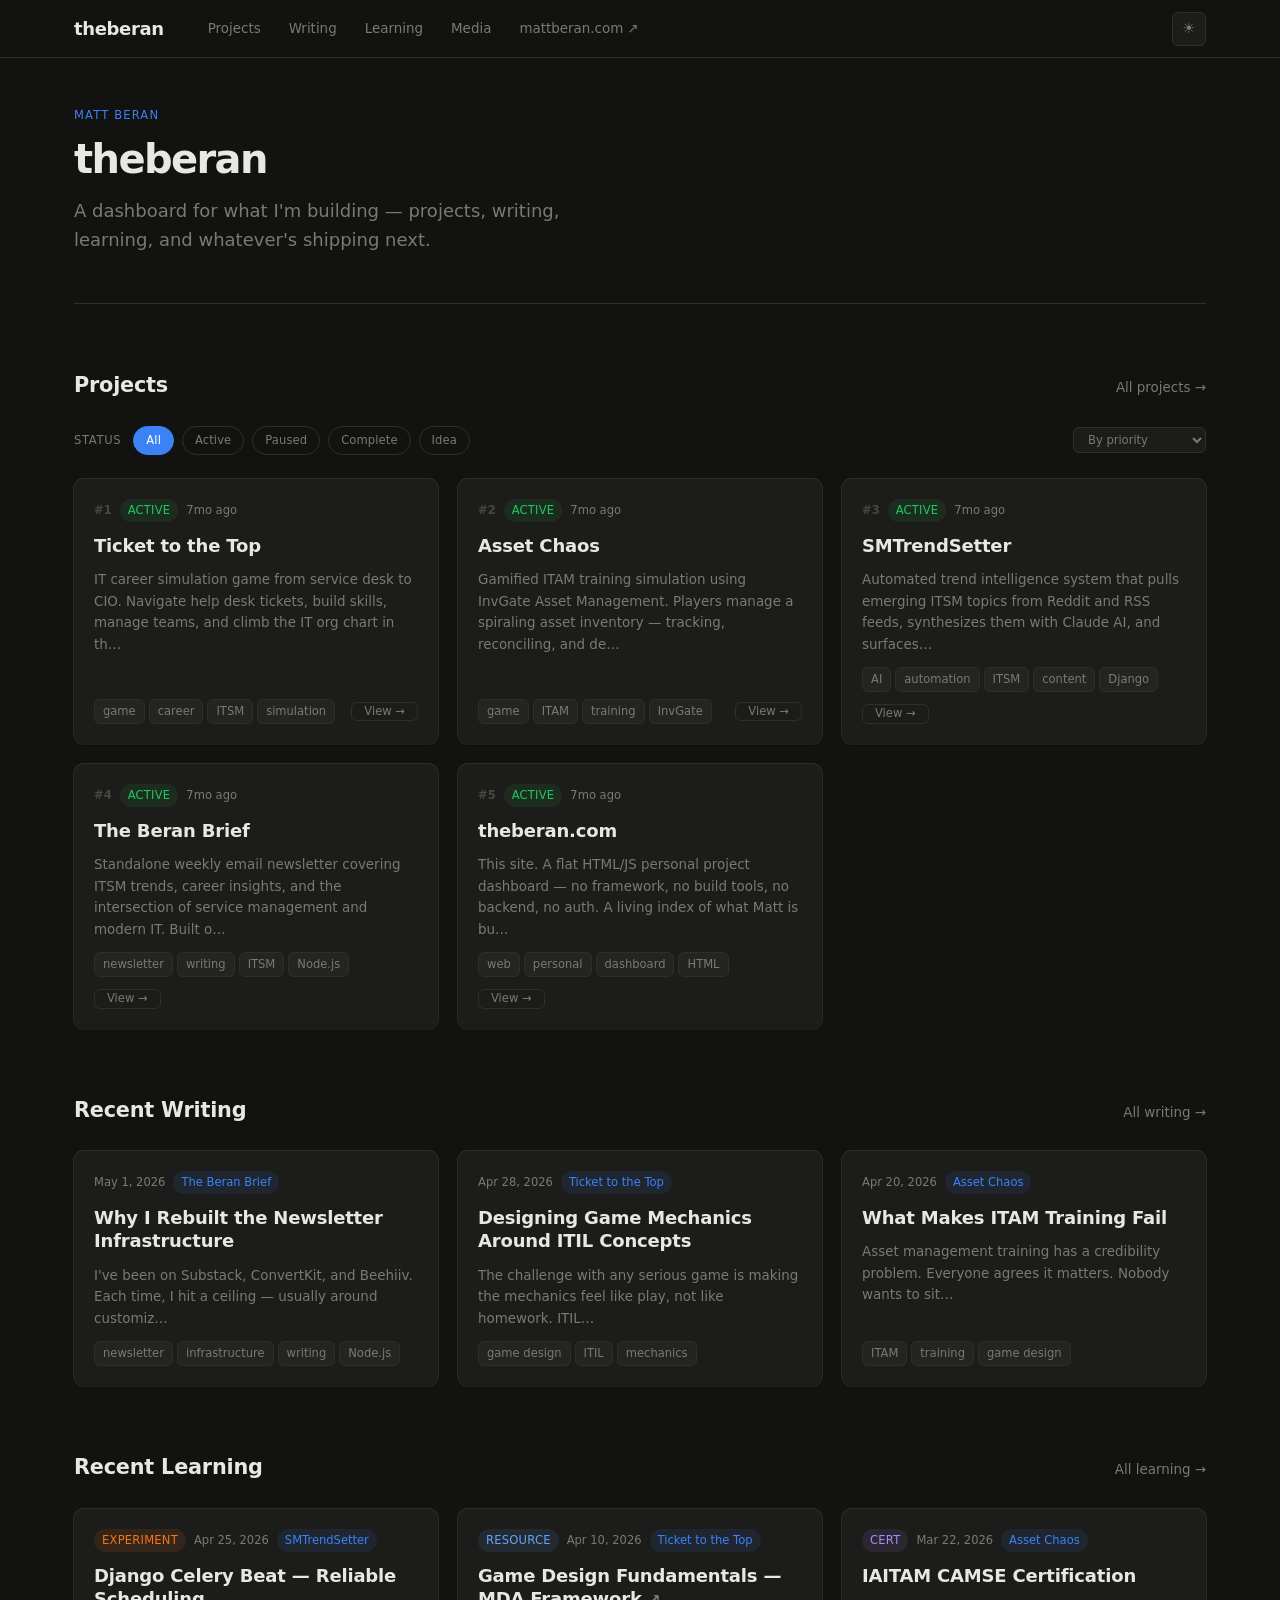
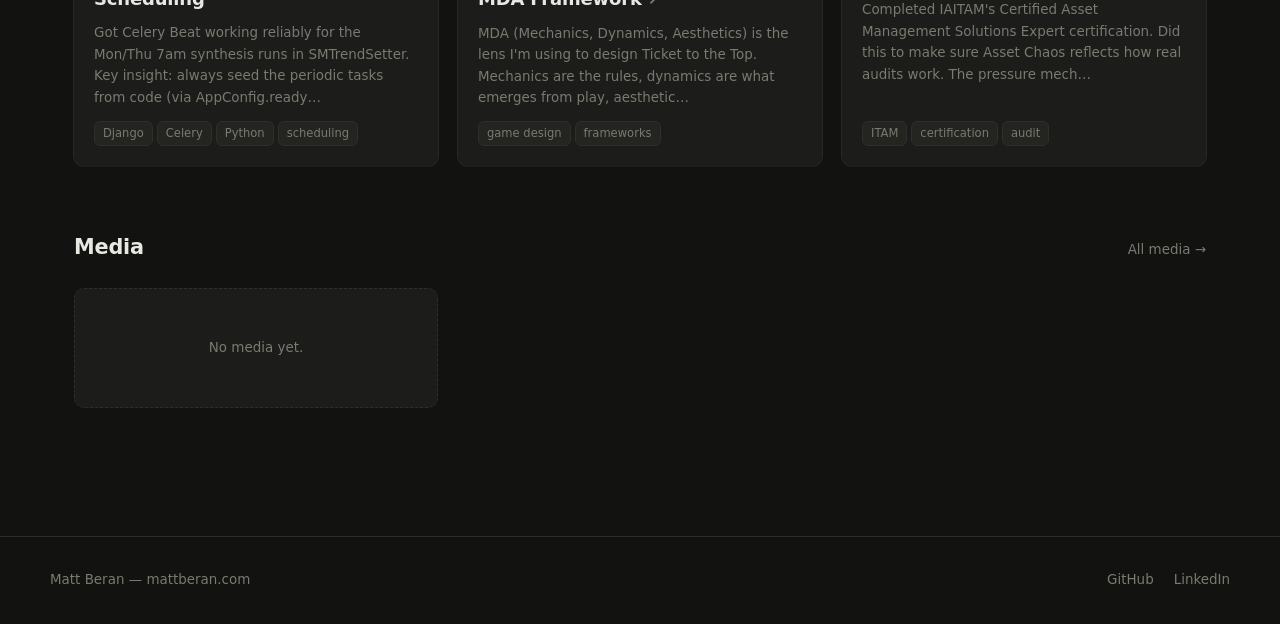
<file: index.html>
<!DOCTYPE html>
<html lang="en" data-theme="dark">
<head>
  <meta charset="UTF-8">
  <meta name="viewport" content="width=device-width, initial-scale=1.0">
  <title>theberan — what Matt is building</title>
  <meta name="description" content="Matt Beran's personal project dashboard — a living index of what he's building, writing, learning, and shipping.">
  <link rel="icon" href="data:image/svg+xml,<svg xmlns='http://www.w3.org/2000/svg' viewBox='0 0 64 64'><rect width='64' height='64' rx='12' fill='%233b82f6'/><text x='32' y='44' font-family='system-ui' font-size='36' font-weight='700' text-anchor='middle' fill='white'>b</text></svg>">
  <link rel="stylesheet" href="css/shared.css">
  <link rel="stylesheet" href="css/style.css">
</head>
<body data-page="home">

  <nav class="nav" role="navigation" aria-label="Main navigation">
    <div class="nav__inner">
      <a href="index.html" class="nav__logo">theberan</a>
      <ul class="nav__links" id="navLinks" role="list">
        <li><a href="projects.html" class="nav__link" data-page="projects">Projects</a></li>
        <li><a href="writing.html" class="nav__link" data-page="writing">Writing</a></li>
        <li><a href="learning.html" class="nav__link" data-page="learning">Learning</a></li>
        <li><a href="media.html" class="nav__link" data-page="media">Media</a></li>
        <li><a href="https://mattberan.com" class="nav__link nav__link--external" target="_blank" rel="noopener">mattberan.com ↗</a></li>
      </ul>
      <div class="nav__right">
        <button class="nav__menu-btn" id="menuBtn" aria-label="Toggle navigation" aria-expanded="false" aria-controls="navLinks">☰</button>
        <button class="theme-toggle" id="themeToggle" aria-label="Toggle theme">☀</button>
      </div>
    </div>
  </nav>

  <main class="main">

    <!-- Hero -->
    <header class="hero">
      <p class="hero__eyebrow">Matt Beran</p>
      <h1 class="hero__title">theberan</h1>
      <p class="hero__sub">A dashboard for what I'm building — projects, writing, learning, and whatever's shipping next.</p>
    </header>

    <!-- Priority Projects -->
    <section class="section" aria-labelledby="projectsHeading">
      <div class="section__header">
        <h2 class="section__title" id="projectsHeading">Projects</h2>
        <a href="projects.html" class="section__link">All projects →</a>
      </div>

      <div class="filter-bar" role="group" aria-label="Filter projects by status">
        <span class="filter-bar__label">Status</span>
        <button class="filter-btn active" data-filter-status="all">All</button>
        <button class="filter-btn" data-filter-status="active">Active</button>
        <button class="filter-btn" data-filter-status="paused">Paused</button>
        <button class="filter-btn" data-filter-status="complete">Complete</button>
        <button class="filter-btn" data-filter-status="idea">Idea</button>
        <select class="sort-select" id="sortProjects" aria-label="Sort projects">
          <option value="priority">By priority</option>
          <option value="updated">By last updated</option>
        </select>
      </div>

      <div class="card-grid" id="priorityProjects" aria-live="polite">
        <!-- Rendered by app.js -->
      </div>
    </section>

    <!-- Recent Writing -->
    <section class="section" aria-labelledby="writingHeading">
      <div class="section__header">
        <h2 class="section__title" id="writingHeading">Recent Writing</h2>
        <a href="writing.html" class="section__link">All writing →</a>
      </div>
      <div class="card-grid" id="recentWriting">
        <!-- Rendered by app.js -->
      </div>
    </section>

    <!-- Recent Learning -->
    <section class="section" aria-labelledby="learningHeading">
      <div class="section__header">
        <h2 class="section__title" id="learningHeading">Recent Learning</h2>
        <a href="learning.html" class="section__link">All learning →</a>
      </div>
      <div class="card-grid" id="recentLearning">
        <!-- Rendered by app.js -->
      </div>
    </section>

    <!-- Recent Media -->
    <section class="section" aria-labelledby="mediaHeading">
      <div class="section__header">
        <h2 class="section__title" id="mediaHeading">Media</h2>
        <a href="media.html" class="section__link">All media →</a>
      </div>
      <div class="card-grid card-grid--3" id="recentMedia">
        <!-- Rendered by app.js -->
      </div>
    </section>

  </main>

  <footer class="footer">
    <div class="footer__inner">
      <span>Matt Beran — <a href="https://mattberan.com">mattberan.com</a></span>
      <div class="footer__links">
        <a href="https://github.com/mattberan" target="_blank" rel="noopener">GitHub</a>
        <a href="https://linkedin.com/in/mattberan" target="_blank" rel="noopener">LinkedIn</a>
      </div>
    </div>
  </footer>

  <script src="js/data.js"></script>
  <script src="js/render.js"></script>
  <script src="js/app.js"></script>
</body>
</html>
</file>
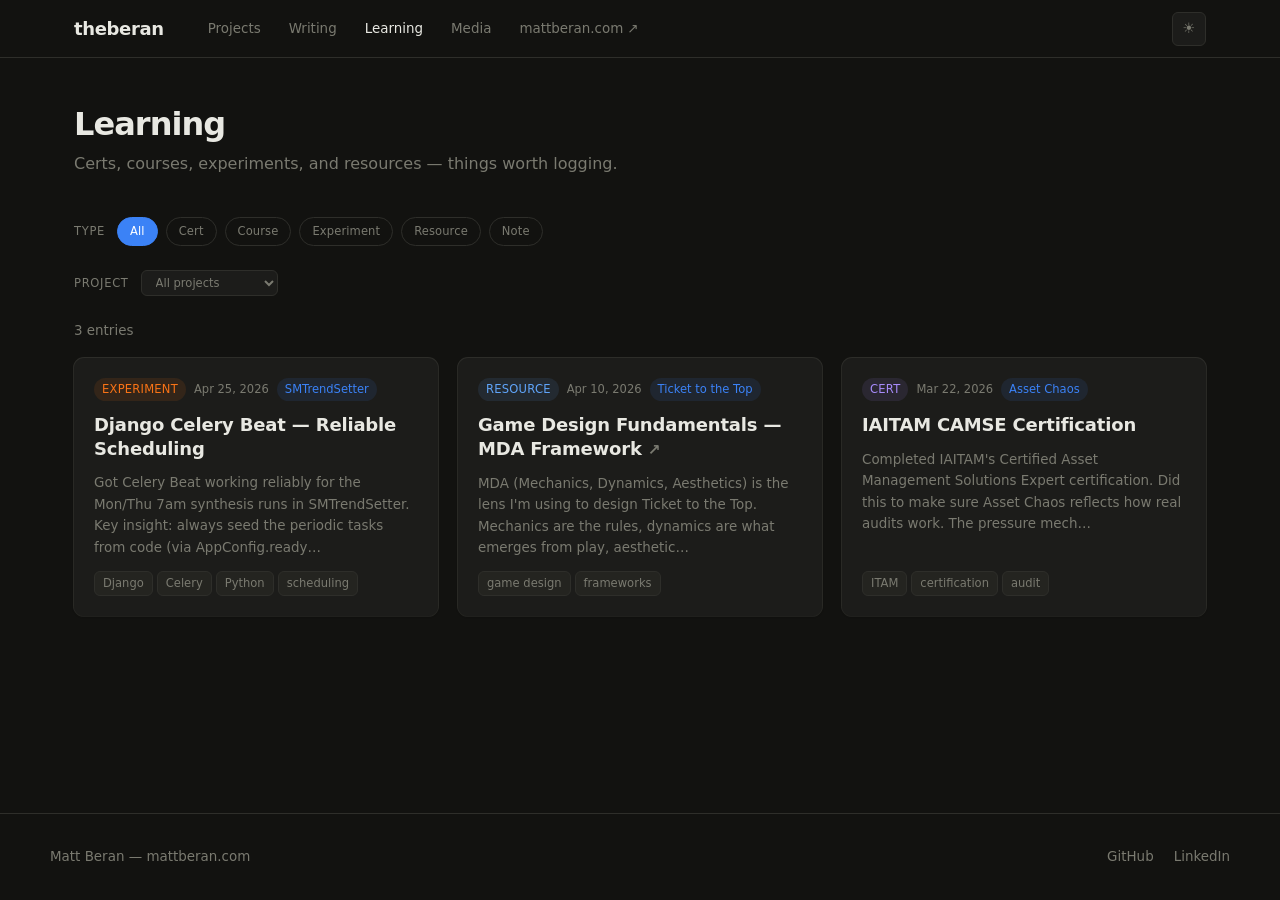
<file: learning.html>
<!DOCTYPE html>
<html lang="en" data-theme="dark">
<head>
  <meta charset="UTF-8">
  <meta name="viewport" content="width=device-width, initial-scale=1.0">
  <title>Learning — theberan</title>
  <meta name="description" content="Matt Beran's learning log — certs, courses, experiments, and resources.">
  <link rel="icon" href="data:image/svg+xml,<svg xmlns='http://www.w3.org/2000/svg' viewBox='0 0 64 64'><rect width='64' height='64' rx='12' fill='%233b82f6'/><text x='32' y='44' font-family='system-ui' font-size='36' font-weight='700' text-anchor='middle' fill='white'>b</text></svg>">
  <link rel="stylesheet" href="css/shared.css">
  <link rel="stylesheet" href="css/style.css">
</head>
<body data-page="learning">

  <nav class="nav" role="navigation" aria-label="Main navigation">
    <div class="nav__inner">
      <a href="index.html" class="nav__logo">theberan</a>
      <ul class="nav__links" id="navLinks" role="list">
        <li><a href="projects.html" class="nav__link" data-page="projects">Projects</a></li>
        <li><a href="writing.html" class="nav__link" data-page="writing">Writing</a></li>
        <li><a href="learning.html" class="nav__link" data-page="learning">Learning</a></li>
        <li><a href="media.html" class="nav__link" data-page="media">Media</a></li>
        <li><a href="https://mattberan.com" class="nav__link nav__link--external" target="_blank" rel="noopener">mattberan.com ↗</a></li>
      </ul>
      <div class="nav__right">
        <button class="nav__menu-btn" id="menuBtn" aria-label="Toggle navigation" aria-expanded="false" aria-controls="navLinks">☰</button>
        <button class="theme-toggle" id="themeToggle" aria-label="Toggle theme">☀</button>
      </div>
    </div>
  </nav>

  <main class="main">

    <header class="page-header">
      <h1 class="page-header__title">Learning</h1>
      <p class="page-header__sub">Certs, courses, experiments, and resources — things worth logging.</p>
    </header>

    <div class="filter-bar" role="group" aria-label="Filter by type">
      <span class="filter-bar__label">Type</span>
      <button class="filter-btn active" data-filter-type="all">All</button>
      <button class="filter-btn" data-filter-type="cert">Cert</button>
      <button class="filter-btn" data-filter-type="course">Course</button>
      <button class="filter-btn" data-filter-type="experiment">Experiment</button>
      <button class="filter-btn" data-filter-type="resource">Resource</button>
      <button class="filter-btn" data-filter-type="note">Note</button>
    </div>

    <div class="filter-bar" role="group" aria-label="Filter by project">
      <span class="filter-bar__label">Project</span>
      <select class="sort-select" id="projectFilter" aria-label="Filter by project" style="margin-left:0"></select>
    </div>

    <p class="result-count" id="learningCount" aria-live="polite"></p>

    <div class="card-grid" id="learningList" aria-live="polite">
      <!-- Rendered by app.js -->
    </div>

  </main>

  <footer class="footer">
    <div class="footer__inner">
      <span>Matt Beran — <a href="https://mattberan.com">mattberan.com</a></span>
      <div class="footer__links">
        <a href="https://github.com/mattberan" target="_blank" rel="noopener">GitHub</a>
        <a href="https://linkedin.com/in/mattberan" target="_blank" rel="noopener">LinkedIn</a>
      </div>
    </div>
  </footer>

  <script src="js/data.js"></script>
  <script src="js/render.js"></script>
  <script src="js/app.js"></script>
</body>
</html>
</file>
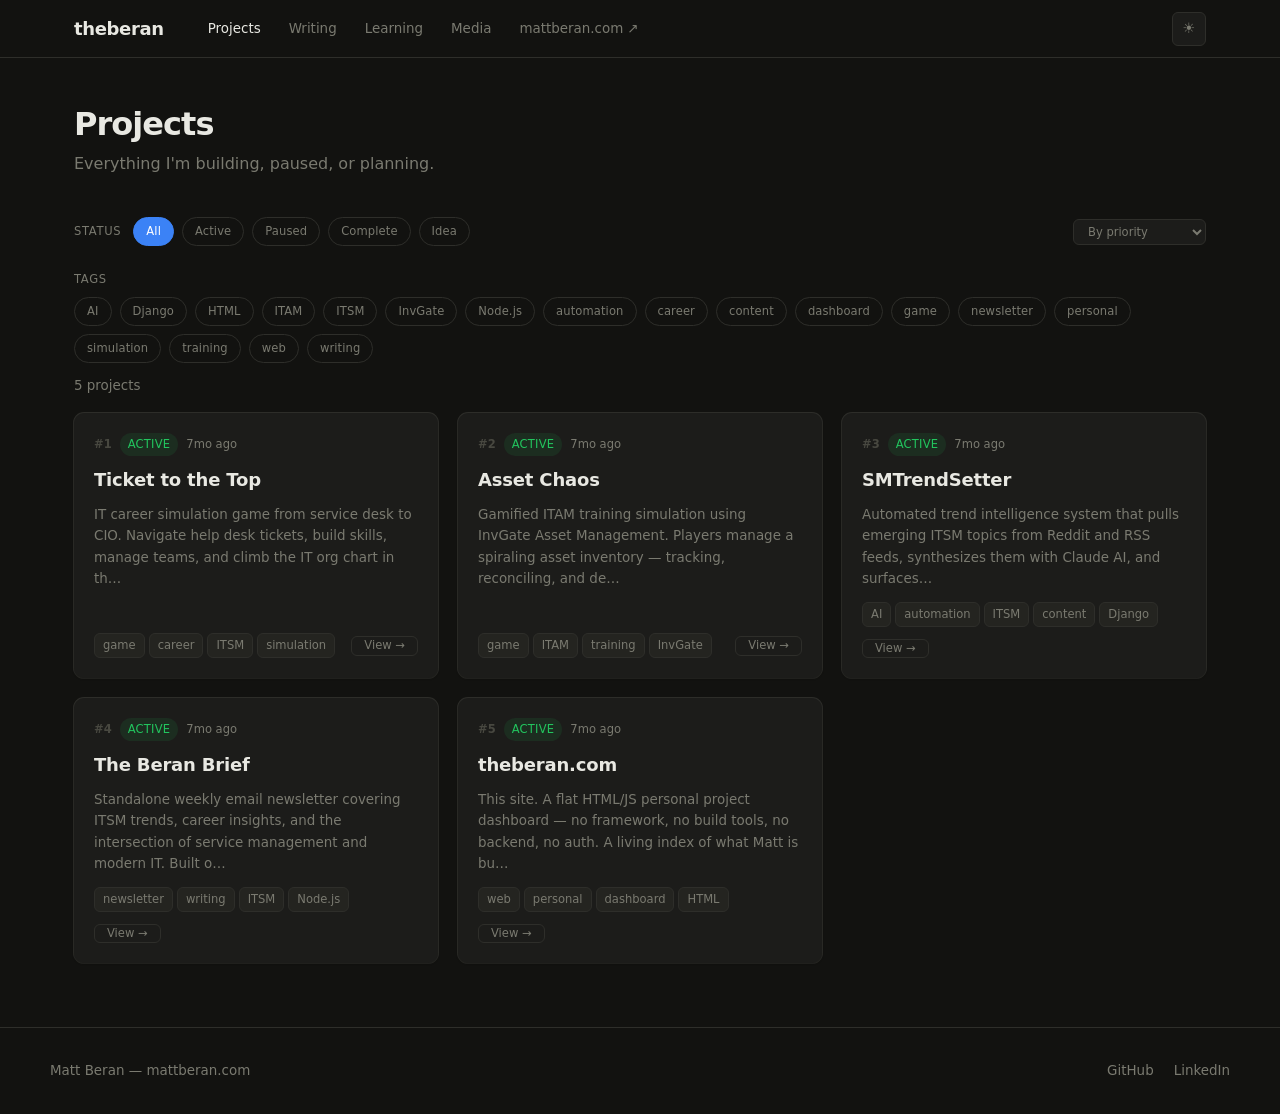
<file: projects.html>
<!DOCTYPE html>
<html lang="en" data-theme="dark">
<head>
  <meta charset="UTF-8">
  <meta name="viewport" content="width=device-width, initial-scale=1.0">
  <title>Projects — theberan</title>
  <meta name="description" content="All of Matt Beran's active and past projects — games, tools, newsletters, and more.">
  <link rel="icon" href="data:image/svg+xml,<svg xmlns='http://www.w3.org/2000/svg' viewBox='0 0 64 64'><rect width='64' height='64' rx='12' fill='%233b82f6'/><text x='32' y='44' font-family='system-ui' font-size='36' font-weight='700' text-anchor='middle' fill='white'>b</text></svg>">
  <link rel="stylesheet" href="css/shared.css">
  <link rel="stylesheet" href="css/style.css">
</head>
<body data-page="projects">

  <nav class="nav" role="navigation" aria-label="Main navigation">
    <div class="nav__inner">
      <a href="index.html" class="nav__logo">theberan</a>
      <ul class="nav__links" id="navLinks" role="list">
        <li><a href="projects.html" class="nav__link" data-page="projects">Projects</a></li>
        <li><a href="writing.html" class="nav__link" data-page="writing">Writing</a></li>
        <li><a href="learning.html" class="nav__link" data-page="learning">Learning</a></li>
        <li><a href="media.html" class="nav__link" data-page="media">Media</a></li>
        <li><a href="https://mattberan.com" class="nav__link nav__link--external" target="_blank" rel="noopener">mattberan.com ↗</a></li>
      </ul>
      <div class="nav__right">
        <button class="nav__menu-btn" id="menuBtn" aria-label="Toggle navigation" aria-expanded="false" aria-controls="navLinks">☰</button>
        <button class="theme-toggle" id="themeToggle" aria-label="Toggle theme">☀</button>
      </div>
    </div>
  </nav>

  <main class="main">

    <header class="page-header">
      <h1 class="page-header__title">Projects</h1>
      <p class="page-header__sub">Everything I'm building, paused, or planning.</p>
    </header>

    <!-- Status filter -->
    <div class="filter-bar" role="group" aria-label="Filter by status">
      <span class="filter-bar__label">Status</span>
      <button class="filter-btn active" data-filter-status="all">All</button>
      <button class="filter-btn" data-filter-status="active">Active</button>
      <button class="filter-btn" data-filter-status="paused">Paused</button>
      <button class="filter-btn" data-filter-status="complete">Complete</button>
      <button class="filter-btn" data-filter-status="idea">Idea</button>
      <select class="sort-select" id="sortProjects" aria-label="Sort projects">
        <option value="priority">By priority</option>
        <option value="updated">By last updated</option>
      </select>
    </div>

    <!-- Tag filter -->
    <div class="filter-bar" role="group" aria-label="Filter by tag" style="margin-bottom:var(--sp-3)">
      <span class="filter-bar__label">Tags</span>
      <div class="tag-cloud" id="tagFilters"></div>
    </div>

    <p class="result-count" id="projectCount" aria-live="polite"></p>

    <div class="card-grid" id="projectsList" aria-live="polite">
      <!-- Rendered by app.js -->
    </div>

  </main>

  <footer class="footer">
    <div class="footer__inner">
      <span>Matt Beran — <a href="https://mattberan.com">mattberan.com</a></span>
      <div class="footer__links">
        <a href="https://github.com/mattberan" target="_blank" rel="noopener">GitHub</a>
        <a href="https://linkedin.com/in/mattberan" target="_blank" rel="noopener">LinkedIn</a>
      </div>
    </div>
  </footer>

  <script src="js/data.js"></script>
  <script src="js/render.js"></script>
  <script src="js/app.js"></script>
</body>
</html>
</file>
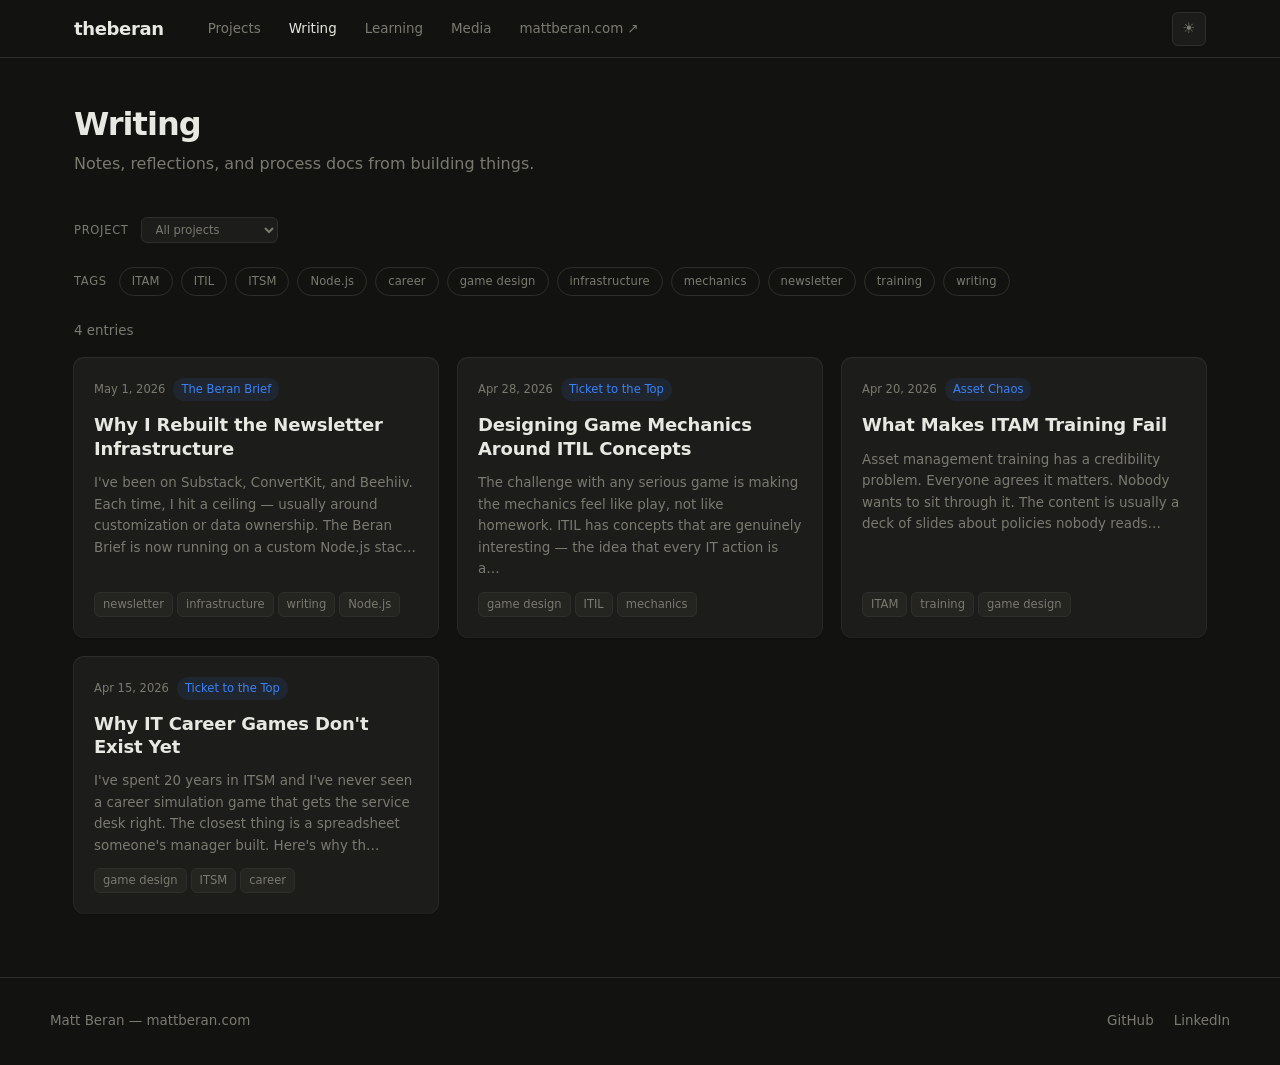
<file: writing.html>
<!DOCTYPE html>
<html lang="en" data-theme="dark">
<head>
  <meta charset="UTF-8">
  <meta name="viewport" content="width=device-width, initial-scale=1.0">
  <title>Writing — theberan</title>
  <meta name="description" content="Matt Beran's writing archive — project notes, reflections, and process docs.">
  <link rel="icon" href="data:image/svg+xml,<svg xmlns='http://www.w3.org/2000/svg' viewBox='0 0 64 64'><rect width='64' height='64' rx='12' fill='%233b82f6'/><text x='32' y='44' font-family='system-ui' font-size='36' font-weight='700' text-anchor='middle' fill='white'>b</text></svg>">
  <link rel="stylesheet" href="css/shared.css">
  <link rel="stylesheet" href="css/style.css">
</head>
<body data-page="writing">

  <nav class="nav" role="navigation" aria-label="Main navigation">
    <div class="nav__inner">
      <a href="index.html" class="nav__logo">theberan</a>
      <ul class="nav__links" id="navLinks" role="list">
        <li><a href="projects.html" class="nav__link" data-page="projects">Projects</a></li>
        <li><a href="writing.html" class="nav__link" data-page="writing">Writing</a></li>
        <li><a href="learning.html" class="nav__link" data-page="learning">Learning</a></li>
        <li><a href="media.html" class="nav__link" data-page="media">Media</a></li>
        <li><a href="https://mattberan.com" class="nav__link nav__link--external" target="_blank" rel="noopener">mattberan.com ↗</a></li>
      </ul>
      <div class="nav__right">
        <button class="nav__menu-btn" id="menuBtn" aria-label="Toggle navigation" aria-expanded="false" aria-controls="navLinks">☰</button>
        <button class="theme-toggle" id="themeToggle" aria-label="Toggle theme">☀</button>
      </div>
    </div>
  </nav>

  <main class="main">

    <header class="page-header">
      <h1 class="page-header__title">Writing</h1>
      <p class="page-header__sub">Notes, reflections, and process docs from building things.</p>
    </header>

    <div class="filter-bar" role="group" aria-label="Filter writing">
      <span class="filter-bar__label">Project</span>
      <select class="sort-select" id="projectFilter" aria-label="Filter by project" style="margin-left:0"></select>
    </div>

    <div class="filter-bar" role="group" aria-label="Filter by tag">
      <span class="filter-bar__label">Tags</span>
      <div class="tag-cloud" id="tagFilters"></div>
    </div>

    <p class="result-count" id="writingCount" aria-live="polite"></p>

    <div class="card-grid" id="writingList" aria-live="polite">
      <!-- Rendered by app.js -->
    </div>

  </main>

  <footer class="footer">
    <div class="footer__inner">
      <span>Matt Beran — <a href="https://mattberan.com">mattberan.com</a></span>
      <div class="footer__links">
        <a href="https://github.com/mattberan" target="_blank" rel="noopener">GitHub</a>
        <a href="https://linkedin.com/in/mattberan" target="_blank" rel="noopener">LinkedIn</a>
      </div>
    </div>
  </footer>

  <script src="js/data.js"></script>
  <script src="js/render.js"></script>
  <script src="js/app.js"></script>
</body>
</html>
</file>
<file: css/shared.css>
/* ─── Reset ──────────────────────────────────────────────── */
*, *::before, *::after { box-sizing: border-box; margin: 0; padding: 0; }
img, video { display: block; max-width: 100%; }
button, input, select { font: inherit; }
a { color: inherit; }

/* ─── Tokens ─────────────────────────────────────────────── */
:root {
  --font-sans: 'Inter', system-ui, -apple-system, BlinkMacSystemFont, 'Segoe UI', sans-serif;

  /* Spacing */
  --sp-1: 0.25rem;
  --sp-2: 0.5rem;
  --sp-3: 0.75rem;
  --sp-4: 1rem;
  --sp-5: 1.25rem;
  --sp-6: 1.5rem;
  --sp-8: 2rem;
  --sp-10: 2.5rem;
  --sp-12: 3rem;
  --sp-16: 4rem;

  /* Radius */
  --r-sm: 0.375rem;
  --r-md: 0.625rem;
  --r-lg: 1rem;

  /* Type scale */
  --t-xs: 0.72rem;
  --t-sm: 0.84rem;
  --t-base: 1rem;
  --t-lg: 1.125rem;
  --t-xl: 1.3rem;
  --t-2xl: 1.6rem;
  --t-3xl: 2rem;
  --t-4xl: 2.5rem;

  --w-normal: 400;
  --w-medium: 500;
  --w-semi: 600;
  --w-bold: 700;

  /* Layout */
  --nav-h: 58px;
  --content-max: 1180px;
  --col-gap: var(--sp-6);

  /* Dark mode palette — matches mattberan.com dark */
  --bg:             #121210;
  --bg-surface:     #1c1c1a;
  --bg-surface-2:   #242420;
  --border:         #2e2e2a;
  --border-hover:   #484840;
  --text:           #e8e8e2;
  --text-muted:     #7a7a70;
  --text-dim:       #484840;
  --accent:         #3b82f6;
  --accent-hover:   #60a5fa;
  --accent-subtle:  rgba(59, 130, 246, 0.10);
  --accent-text:    #93c5fd;

  /* Status badge colors */
  --c-active:       #22c55e;
  --c-active-bg:    rgba(34, 197, 94, 0.10);
  --c-paused:       #f59e0b;
  --c-paused-bg:    rgba(245, 158, 11, 0.10);
  --c-complete:     #3b82f6;
  --c-complete-bg:  rgba(59, 130, 246, 0.10);
  --c-idea:         #6b7280;
  --c-idea-bg:      rgba(107, 114, 128, 0.10);

  /* Shadows */
  --shadow-card:       0 1px 2px rgba(0,0,0,.4), 0 0 0 1px var(--border);
  --shadow-card-hover: 0 4px 20px rgba(0,0,0,.5), 0 0 0 1px var(--border-hover);
  --shadow-elevated:   0 8px 40px rgba(0,0,0,.6);

  --transition: 160ms ease;
}

[data-theme="light"] {
  --bg:            #f3f3ee;
  --bg-surface:    #ffffff;
  --bg-surface-2:  #ebebe5;
  --border:        #d8d8d0;
  --border-hover:  #aaaaa0;
  --text:          #18181a;
  --text-muted:    #58585a;
  --text-dim:      #a0a098;
  --accent:        #2563eb;
  --accent-hover:  #1d4ed8;
  --accent-subtle: rgba(37, 99, 235, 0.08);
  --accent-text:   #1d4ed8;

  --c-active-bg:   rgba(34, 197, 94, 0.08);
  --c-paused-bg:   rgba(245, 158, 11, 0.08);
  --c-complete-bg: rgba(59, 130, 246, 0.08);
  --c-idea-bg:     rgba(107, 114, 128, 0.08);

  --shadow-card:       0 1px 3px rgba(0,0,0,.08), 0 0 0 1px var(--border);
  --shadow-card-hover: 0 4px 16px rgba(0,0,0,.12), 0 0 0 1px var(--border-hover);
  --shadow-elevated:   0 8px 32px rgba(0,0,0,.15);
}

/* ─── Base ───────────────────────────────────────────────── */
html { font-size: 16px; scroll-behavior: smooth; }

body {
  font-family: var(--font-sans);
  font-size: var(--t-base);
  line-height: 1.65;
  color: var(--text);
  background: var(--bg);
  -webkit-font-smoothing: antialiased;
  -moz-osx-font-smoothing: grayscale;
  min-height: 100vh;
  display: flex;
  flex-direction: column;
}

/* ─── Nav ────────────────────────────────────────────────── */
.nav {
  position: sticky;
  top: 0;
  z-index: 100;
  height: var(--nav-h);
  background: var(--bg);
  border-bottom: 1px solid var(--border);
  display: flex;
  align-items: center;
}

.nav__inner {
  width: 100%;
  max-width: var(--content-max);
  margin: 0 auto;
  padding: 0 var(--sp-6);
  display: flex;
  align-items: center;
  gap: var(--sp-8);
}

.nav__logo {
  font-size: var(--t-lg);
  font-weight: var(--w-bold);
  text-decoration: none;
  color: var(--text);
  letter-spacing: -0.02em;
  flex-shrink: 0;
}

.nav__logo:hover { color: var(--accent); }

.nav__links {
  display: flex;
  align-items: center;
  gap: var(--sp-1);
  list-style: none;
  margin: 0;
  flex: 1;
}

.nav__link {
  font-size: var(--t-sm);
  font-weight: var(--w-medium);
  color: var(--text-muted);
  text-decoration: none;
  padding: var(--sp-2) var(--sp-3);
  border-radius: var(--r-sm);
  transition: color var(--transition), background var(--transition);
}

.nav__link:hover {
  color: var(--text);
  background: var(--bg-surface-2);
}

.nav__link--active { color: var(--text); }

.nav__link--external { margin-left: auto; }

.nav__right {
  display: flex;
  align-items: center;
  gap: var(--sp-3);
  margin-left: auto;
}

.nav__menu-btn {
  display: none;
  background: none;
  border: none;
  cursor: pointer;
  color: var(--text);
  padding: var(--sp-2);
  line-height: 1;
  font-size: 1.25rem;
}

/* ─── Theme toggle ───────────────────────────────────────── */
.theme-toggle {
  display: flex;
  align-items: center;
  justify-content: center;
  width: 34px;
  height: 34px;
  border-radius: var(--r-sm);
  border: 1px solid var(--border);
  background: var(--bg-surface);
  color: var(--text-muted);
  cursor: pointer;
  transition: all var(--transition);
  font-size: 0.9rem;
  flex-shrink: 0;
}

.theme-toggle:hover {
  color: var(--text);
  border-color: var(--border-hover);
  background: var(--bg-surface-2);
}

/* ─── Layout ─────────────────────────────────────────────── */
.main {
  flex: 1;
  width: 100%;
  max-width: var(--content-max);
  margin: 0 auto;
  padding: var(--sp-12) var(--sp-6) var(--sp-16);
}

.section {
  margin-bottom: var(--sp-16);
}

.section__header {
  display: flex;
  align-items: baseline;
  justify-content: space-between;
  margin-bottom: var(--sp-6);
  gap: var(--sp-4);
  flex-wrap: wrap;
}

.section__title {
  font-size: var(--t-xl);
  font-weight: var(--w-semi);
  color: var(--text);
  letter-spacing: -0.01em;
}

.section__link {
  font-size: var(--t-sm);
  color: var(--text-muted);
  text-decoration: none;
  transition: color var(--transition);
}
.section__link:hover { color: var(--accent); }

/* ─── Cards ──────────────────────────────────────────────── */
.card {
  background: var(--bg-surface);
  border-radius: var(--r-md);
  padding: var(--sp-5);
  box-shadow: var(--shadow-card);
  transition: box-shadow var(--transition), transform var(--transition);
  display: flex;
  flex-direction: column;
  gap: var(--sp-3);
}

.card:hover {
  box-shadow: var(--shadow-card-hover);
  transform: translateY(-2px);
}

.card__meta {
  display: flex;
  align-items: center;
  gap: var(--sp-2);
  flex-wrap: wrap;
}

.card__date {
  font-size: var(--t-xs);
  color: var(--text-muted);
}

.card__title {
  font-size: var(--t-lg);
  font-weight: var(--w-semi);
  line-height: 1.3;
  letter-spacing: -0.01em;
}

.card__title-link {
  text-decoration: none;
  color: var(--text);
  transition: color var(--transition);
}
.card__title-link:hover { color: var(--accent); }

.card__description {
  font-size: var(--t-sm);
  color: var(--text-muted);
  line-height: 1.6;
  flex: 1;
}

.card__footer {
  display: flex;
  align-items: center;
  justify-content: space-between;
  gap: var(--sp-3);
  flex-wrap: wrap;
  margin-top: auto;
}

/* ─── Card grid ──────────────────────────────────────────── */
.card-grid {
  display: grid;
  gap: var(--sp-5);
  grid-template-columns: repeat(auto-fill, minmax(300px, 1fr));
}

.card-grid--2 {
  grid-template-columns: repeat(auto-fill, minmax(360px, 1fr));
}

.card-grid--3 {
  grid-template-columns: repeat(3, 1fr);
}

/* ─── Badges ─────────────────────────────────────────────── */
.badge {
  display: inline-flex;
  align-items: center;
  font-size: var(--t-xs);
  font-weight: var(--w-medium);
  padding: 2px 8px;
  border-radius: 99px;
  white-space: nowrap;
  letter-spacing: 0.02em;
  text-transform: uppercase;
}

.badge--active   { color: var(--c-active);   background: var(--c-active-bg);   }
.badge--paused   { color: var(--c-paused);   background: var(--c-paused-bg);   }
.badge--complete { color: var(--c-complete); background: var(--c-complete-bg); }
.badge--idea     { color: var(--c-idea);     background: var(--c-idea-bg);     }

.badge--type-cert       { color: #a78bfa; background: rgba(167, 139, 250, 0.10); }
.badge--type-course     { color: #34d399; background: rgba(52, 211, 153, 0.10); }
.badge--type-experiment { color: #f97316; background: rgba(249, 115, 22, 0.10); }
.badge--type-resource   { color: #60a5fa; background: rgba(96, 165, 250, 0.10); }
.badge--type-note       { color: #94a3b8; background: rgba(148, 163, 184, 0.10); }

/* ─── Tags ───────────────────────────────────────────────── */
.tag-list {
  display: flex;
  flex-wrap: wrap;
  gap: var(--sp-1);
  list-style: none;
}

.tag {
  font-size: var(--t-xs);
  color: var(--text-muted);
  background: var(--bg-surface-2);
  padding: 2px 8px;
  border-radius: var(--r-sm);
  border: 1px solid var(--border);
}

/* ─── Buttons ────────────────────────────────────────────── */
.btn {
  display: inline-flex;
  align-items: center;
  gap: var(--sp-2);
  font-size: var(--t-sm);
  font-weight: var(--w-medium);
  padding: var(--sp-2) var(--sp-4);
  border-radius: var(--r-sm);
  border: none;
  cursor: pointer;
  text-decoration: none;
  transition: all var(--transition);
  white-space: nowrap;
  line-height: 1;
}

.btn--primary {
  background: var(--accent);
  color: #fff;
}
.btn--primary:hover { background: var(--accent-hover); }

.btn--ghost {
  background: transparent;
  color: var(--text-muted);
  border: 1px solid var(--border);
}
.btn--ghost:hover {
  color: var(--text);
  border-color: var(--border-hover);
  background: var(--bg-surface-2);
}

.btn--sm { font-size: var(--t-xs); padding: 3px var(--sp-3); }

/* ─── Filter bar ─────────────────────────────────────────── */
.filter-bar {
  display: flex;
  align-items: center;
  gap: var(--sp-2);
  flex-wrap: wrap;
  margin-bottom: var(--sp-6);
}

.filter-bar__label {
  font-size: var(--t-xs);
  font-weight: var(--w-medium);
  color: var(--text-muted);
  text-transform: uppercase;
  letter-spacing: 0.06em;
  margin-right: var(--sp-1);
}

.filter-btn {
  font-size: var(--t-xs);
  font-weight: var(--w-medium);
  padding: 4px 12px;
  border-radius: 99px;
  border: 1px solid var(--border);
  background: transparent;
  color: var(--text-muted);
  cursor: pointer;
  transition: all var(--transition);
  letter-spacing: 0.01em;
}

.filter-btn:hover {
  color: var(--text);
  border-color: var(--border-hover);
}

.filter-btn.active {
  background: var(--accent);
  color: #fff;
  border-color: var(--accent);
}

.sort-select {
  font-size: var(--t-xs);
  font-weight: var(--w-medium);
  padding: 4px 10px;
  border-radius: var(--r-sm);
  border: 1px solid var(--border);
  background: var(--bg-surface);
  color: var(--text-muted);
  cursor: pointer;
  transition: all var(--transition);
  margin-left: auto;
}

.sort-select:hover { border-color: var(--border-hover); color: var(--text); }

/* ─── External link ──────────────────────────────────────── */
.external-link {
  color: var(--text-muted);
  text-decoration: none;
  font-size: 0.85em;
  transition: color var(--transition);
}
.external-link:hover { color: var(--accent); }

/* ─── Empty state ────────────────────────────────────────── */
.empty-state {
  padding: var(--sp-12) var(--sp-8);
  text-align: center;
  color: var(--text-muted);
  font-size: var(--t-sm);
  background: var(--bg-surface);
  border-radius: var(--r-md);
  border: 1px dashed var(--border);
}

/* ─── Page header ────────────────────────────────────────── */
.page-header {
  margin-bottom: var(--sp-10);
}

.page-header__title {
  font-size: var(--t-3xl);
  font-weight: var(--w-bold);
  letter-spacing: -0.03em;
  line-height: 1.15;
  margin-bottom: var(--sp-2);
}

.page-header__sub {
  font-size: var(--t-base);
  color: var(--text-muted);
}

/* ─── Footer ─────────────────────────────────────────────── */
.footer {
  border-top: 1px solid var(--border);
  padding: var(--sp-8) var(--sp-6);
}

.footer__inner {
  max-width: var(--content-max);
  margin: 0 auto;
  display: flex;
  align-items: center;
  justify-content: space-between;
  gap: var(--sp-4);
  font-size: var(--t-sm);
  color: var(--text-muted);
}

.footer__inner a {
  color: var(--text-muted);
  text-decoration: none;
  transition: color var(--transition);
}
.footer__inner a:hover { color: var(--accent); }

.footer__links {
  display: flex;
  gap: var(--sp-5);
}

/* ─── Mobile nav ─────────────────────────────────────────── */
@media (max-width: 680px) {
  .nav__menu-btn { display: flex; }

  .nav__links {
    display: none;
    position: absolute;
    top: var(--nav-h);
    left: 0;
    right: 0;
    background: var(--bg);
    border-bottom: 1px solid var(--border);
    flex-direction: column;
    padding: var(--sp-4) var(--sp-6);
    gap: var(--sp-1);
  }

  .nav__links.is-open { display: flex; }

  .nav__link--external { margin-left: 0; }

  .nav__right { margin-left: auto; }

  .main { padding: var(--sp-8) var(--sp-4) var(--sp-12); }

  .card-grid--3 { grid-template-columns: 1fr; }
  .card-grid--2 { grid-template-columns: 1fr; }

  .footer__inner { flex-direction: column; align-items: flex-start; gap: var(--sp-3); }
}

@media (max-width: 900px) {
  .card-grid--3 { grid-template-columns: repeat(2, 1fr); }
}

@media (max-width: 600px) {
  .card-grid--3 { grid-template-columns: 1fr; }
  .page-header__title { font-size: var(--t-2xl); }
}
</file>
<file: css/style.css>
/* Page-specific styles — imports shared.css */

/* ─── Hero (index.html) ──────────────────────────────────── */
.hero {
  margin-bottom: var(--sp-16);
  padding-bottom: var(--sp-12);
  border-bottom: 1px solid var(--border);
}

.hero__eyebrow {
  font-size: var(--t-xs);
  font-weight: var(--w-medium);
  text-transform: uppercase;
  letter-spacing: 0.1em;
  color: var(--accent);
  margin-bottom: var(--sp-3);
}

.hero__title {
  font-size: var(--t-4xl);
  font-weight: var(--w-bold);
  letter-spacing: -0.04em;
  line-height: 1.1;
  margin-bottom: var(--sp-4);
}

.hero__sub {
  font-size: var(--t-lg);
  color: var(--text-muted);
  max-width: 560px;
  line-height: 1.6;
}

/* ─── Priority project cards ─────────────────────────────── */
.priority-number {
  font-size: var(--t-xs);
  font-weight: var(--w-bold);
  color: var(--text-dim);
  font-variant-numeric: tabular-nums;
}

/* ─── Project detail page ────────────────────────────────── */
.project-detail {
  display: grid;
  grid-template-columns: 1fr 320px;
  gap: var(--sp-12);
  align-items: start;
}

.project-detail__body {}

.project-detail__sidebar {}

.project-detail__title {
  font-size: var(--t-3xl);
  font-weight: var(--w-bold);
  letter-spacing: -0.03em;
  line-height: 1.15;
  margin-bottom: var(--sp-4);
}

.project-detail__description {
  font-size: var(--t-base);
  line-height: 1.75;
  color: var(--text-muted);
  margin-bottom: var(--sp-8);
  white-space: pre-wrap;
}

.project-detail__section {
  margin-bottom: var(--sp-10);
}

.project-detail__section-title {
  font-size: var(--t-base);
  font-weight: var(--w-semi);
  color: var(--text-muted);
  text-transform: uppercase;
  letter-spacing: 0.06em;
  font-size: var(--t-xs);
  margin-bottom: var(--sp-4);
  padding-bottom: var(--sp-2);
  border-bottom: 1px solid var(--border);
}

.sidebar-meta {
  background: var(--bg-surface);
  border-radius: var(--r-md);
  padding: var(--sp-5);
  box-shadow: var(--shadow-card);
}

.sidebar-meta__row {
  display: flex;
  justify-content: space-between;
  align-items: baseline;
  padding: var(--sp-3) 0;
  border-bottom: 1px solid var(--border);
  gap: var(--sp-3);
}

.sidebar-meta__row:first-child { padding-top: 0; }
.sidebar-meta__row:last-child { border-bottom: none; padding-bottom: 0; }

.sidebar-meta__label {
  font-size: var(--t-xs);
  font-weight: var(--w-medium);
  text-transform: uppercase;
  letter-spacing: 0.06em;
  color: var(--text-muted);
}

.sidebar-meta__value {
  font-size: var(--t-sm);
  color: var(--text);
  text-align: right;
}

@media (max-width: 860px) {
  .project-detail {
    grid-template-columns: 1fr;
  }
  .project-detail__sidebar { order: -1; }
}

/* ─── Media grid / lightbox ──────────────────────────────── */
.media-grid {
  display: grid;
  grid-template-columns: repeat(auto-fill, minmax(200px, 1fr));
  gap: var(--sp-3);
}

.media-thumb {
  border-radius: var(--r-md);
  overflow: hidden;
  cursor: pointer;
  position: relative;
  aspect-ratio: 4/3;
  background: var(--bg-surface-2);
  box-shadow: var(--shadow-card);
  transition: box-shadow var(--transition), transform var(--transition);
}

.media-thumb:hover {
  box-shadow: var(--shadow-card-hover);
  transform: translateY(-2px);
}

.media-thumb__img {
  width: 100%;
  height: 100%;
  object-fit: cover;
}

.media-thumb__caption {
  position: absolute;
  bottom: 0;
  left: 0;
  right: 0;
  background: linear-gradient(transparent, rgba(0,0,0,.7));
  color: #fff;
  font-size: var(--t-xs);
  padding: var(--sp-4) var(--sp-3) var(--sp-2);
}

/* Lightbox */
.lightbox {
  display: none;
  position: fixed;
  inset: 0;
  z-index: 1000;
  background: rgba(0,0,0,.92);
  align-items: center;
  justify-content: center;
  padding: var(--sp-6);
}

.lightbox.is-open { display: flex; }

.lightbox__img {
  max-width: 90vw;
  max-height: 85vh;
  object-fit: contain;
  border-radius: var(--r-md);
}

.lightbox__caption {
  position: absolute;
  bottom: var(--sp-8);
  left: 50%;
  transform: translateX(-50%);
  color: rgba(255,255,255,.7);
  font-size: var(--t-sm);
  white-space: nowrap;
}

.lightbox__close {
  position: absolute;
  top: var(--sp-5);
  right: var(--sp-5);
  background: rgba(255,255,255,.1);
  border: none;
  color: #fff;
  width: 40px;
  height: 40px;
  border-radius: 50%;
  font-size: 1.25rem;
  cursor: pointer;
  display: flex;
  align-items: center;
  justify-content: center;
  transition: background var(--transition);
}
.lightbox__close:hover { background: rgba(255,255,255,.2); }

.lightbox__nav {
  position: absolute;
  top: 50%;
  transform: translateY(-50%);
  background: rgba(255,255,255,.1);
  border: none;
  color: #fff;
  width: 44px;
  height: 44px;
  border-radius: 50%;
  font-size: 1.25rem;
  cursor: pointer;
  display: flex;
  align-items: center;
  justify-content: center;
  transition: background var(--transition);
}
.lightbox__nav:hover { background: rgba(255,255,255,.2); }
.lightbox__prev { left: var(--sp-5); }
.lightbox__next { right: var(--sp-5); }

/* ─── Writing detail ─────────────────────────────────────── */
.writing-body {
  font-size: var(--t-base);
  line-height: 1.8;
  color: var(--text-muted);
  max-width: 680px;
}

.writing-body p {
  margin-bottom: var(--sp-5);
}

/* ─── Back link ──────────────────────────────────────────── */
.back-link {
  display: inline-flex;
  align-items: center;
  gap: var(--sp-2);
  font-size: var(--t-sm);
  color: var(--text-muted);
  text-decoration: none;
  margin-bottom: var(--sp-8);
  transition: color var(--transition);
}
.back-link:hover { color: var(--accent); }

/* ─── Writing card full ──────────────────────────────────── */
.writing-card__project,
.learning-card__project {
  font-size: var(--t-xs);
  color: var(--accent);
  text-decoration: none;
  padding: 2px 8px;
  background: var(--accent-subtle);
  border-radius: 99px;
}
.writing-card__project:hover,
.learning-card__project:hover { opacity: 0.8; }

/* ─── Media page masonry ─────────────────────────────────── */
.masonry {
  columns: 3 240px;
  column-gap: var(--sp-4);
}

.masonry .media-thumb {
  break-inside: avoid;
  aspect-ratio: unset;
  margin-bottom: var(--sp-4);
}

.masonry .media-thumb__img {
  height: auto;
}

/* ─── Tag cloud ──────────────────────────────────────────── */
.tag-cloud {
  display: flex;
  flex-wrap: wrap;
  gap: var(--sp-2);
}

/* ─── Count indicator ────────────────────────────────────── */
.result-count {
  font-size: var(--t-sm);
  color: var(--text-muted);
  margin-bottom: var(--sp-4);
}

/* ─── No results ─────────────────────────────────────────── */
.no-results {
  padding: var(--sp-10);
  text-align: center;
  color: var(--text-muted);
  font-size: var(--t-sm);
}
</file>
